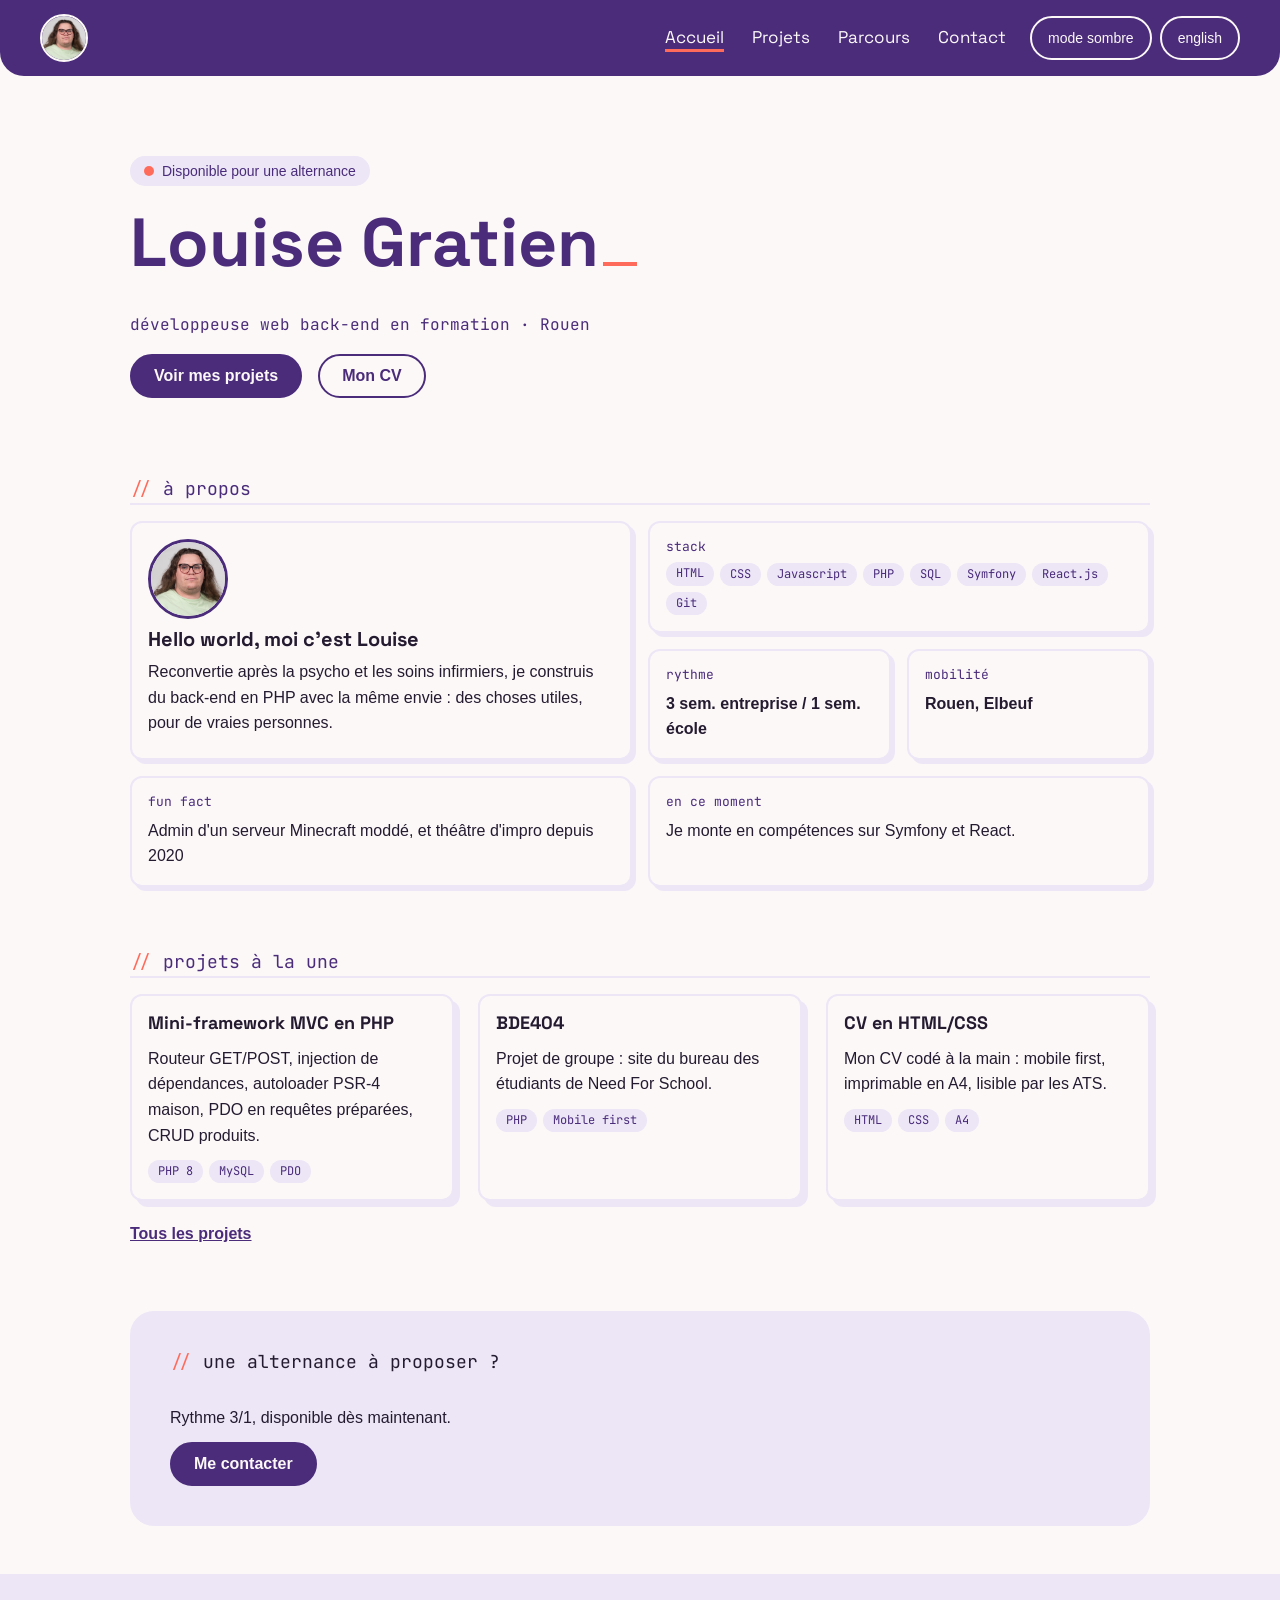
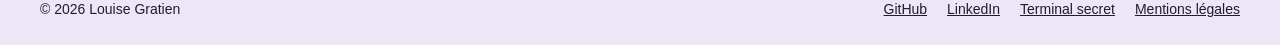
<file: index.html>
<!DOCTYPE html>
<html lang="fr">
<head>
    <meta charset="UTF-8">
    <title data-trad="titre-index">Louise Gratien – Développeuse web</title>
    <meta name="viewport" content="width=device-width, initial-scale=1.0">
    <script src="javascript/head.js"></script>
    <link rel="stylesheet" href="css/style.css">
    <link rel="preconnect" href="https://fonts.googleapis.com">
    <link rel="preconnect" href="https://fonts.gstatic.com" crossorigin>
    <link href="https://fonts.googleapis.com/css2?family=JetBrains+Mono&family=Space+Grotesk:wght@500;700&display=swap" rel="stylesheet">
    <meta name="description" content="Portfolio de Louise Gratien, développeuse web en formation à Rouen, à la recherche d'une alternance.">
</head>
<body>
<header>
    <a href="index.html">
        <img src="image/logotete.jpg" alt="Louise Gratien, accueil" data-trad-alt="alt-logo">
    </a>
    <button type="button" class="burger" aria-label="Ouvrir le menu" aria-expanded="false" aria-controls="menu" data-trad-label="menu-ouvrir">
        <span></span>
        <span></span>
        <span></span>
    </button>
    <nav aria-label="Navigation principale" data-trad-label="label-nav">
        <ul id="menu">
            <li>
                <a href="index.html" aria-current="page" data-trad="nav-accueil">Accueil</a>
            </li>
            <li>
                <a href="pages/projets.html" data-trad="nav-projets">Projets</a>
            </li>
            <li>
                <a href="pages/parcours.html" data-trad="nav-parcours">Parcours</a>
            </li>
            <li>
                <a href="pages/contact.html">Contact</a>
            </li>
        </ul>
    </nav>
    <div class="mode">
        <button id="theme" type="button" data-trad="theme-sombre">
            mode sombre
        </button>
        <button id="langue" type="button" lang="en">
            english
        </button>
    </div>
</header>
<main>
    <section id="hero">
        <p class="badge" data-trad="index-badge">Disponible pour une alternance</p>
        <h1>Louise Gratien</h1>
        <p class="typing" data-trad="index-typing">développeuse web back-end en formation · Rouen</p>
        <a href="pages/projets.html" data-trad="index-voir-projets">Voir mes projets</a>
        <a href="https://louisegratien-ai.github.io/cv/" data-trad="commun-mon-cv">Mon CV</a>
    </section>
    <section id="pres">
        <h2 data-trad="index-apropos">À propos</h2>
        <div class="bento">
            <div class="case apparition">
                <img src="image/logotete.jpg" alt="Photo de Louise Gratien" data-trad-alt="alt-photo">
                <h3 data-trad="index-hello">Hello world, moi c'est Louise</h3>
                <p data-trad="index-presentation">Reconvertie après la psycho et les soins infirmiers, je construis du back-end en PHP avec la même
                    envie : des choses utiles, pour de vraies personnes.</p>
            </div>
            <div class="case apparition">
                <h3>Stack</h3>
                <ul class="tags">
                    <li class="pastille">HTML</li>
                    <li class="pastille">CSS</li>
                    <li class="pastille">Javascript</li>
                    <li class="pastille">PHP</li>
                    <li class="pastille">SQL</li>
                    <li class="pastille">Symfony</li>
                    <li class="pastille">React.js</li>
                    <li class="pastille">Git</li>
                </ul>
            </div>
            <div class="case apparition">
                <h3 data-trad="index-rythme">Rythme</h3>
                <p><strong data-trad="index-rythme-texte">3 sem. entreprise / 1 sem. école</strong></p>
            </div>
            <div class="case apparition">
                <h3 data-trad="commun-mobilite">Mobilité</h3>
                <p><strong>Rouen, Elbeuf</strong></p>
            </div>
            <div class="case apparition">
                <h3>Fun fact</h3>
                <p data-trad="index-funfact-texte">Admin d'un serveur Minecraft moddé, et théâtre d'impro depuis 2020</p>
            </div>
            <div class="case apparition">
                <h3 data-trad="index-en-ce-moment">En ce moment</h3>
                <p data-trad="index-en-ce-moment-texte">Je monte en compétences sur Symfony et React.</p>
            </div>
        </div>
    </section>
    <section id="projets">
        <h2 data-trad="index-projets-une">Projets à la une</h2>
        <div class="cards">
            <article class="card apparition">
                <h3><a href="https://github.com/louisegratien-ai/mvc-php-produit" data-trad="commun-mvc-titre">Mini-framework MVC en PHP</a></h3>
                <p data-trad="index-mvc-texte">Routeur GET/POST, injection de dépendances, autoloader PSR-4 maison, PDO en requêtes préparées, CRUD
                    produits.</p>
                <ul class="tags">
                    <li class="pastille">PHP 8</li>
                    <li class="pastille">MySQL</li>
                    <li class="pastille">PDO</li>
                </ul>
            </article>
            <article class="card apparition">
                <h3><a href="https://github.com/SAGNIERTheo/ERROR404">BDE404</a></h3>
                <p data-trad="index-bde-texte">Projet de groupe : site du bureau des étudiants de Need For School.</p>
                <ul class="tags">
                    <li class="pastille">PHP</li>
                    <li class="pastille">Mobile first</li>
                </ul>
            </article>
            <article class="card apparition">
                <h3><a href="https://github.com/louisegratien-ai/cv" data-trad="commun-cv-titre">CV en HTML/CSS</a></h3>
                <p data-trad="index-cv-texte">Mon CV codé à la main : mobile first, imprimable en A4, lisible par les ATS.</p>
                <ul class="tags">
                    <li class="pastille">HTML</li>
                    <li class="pastille">CSS</li>
                    <li class="pastille">A4</li>
                </ul>
            </article>
        </div>
        <a href="pages/projets.html" data-trad="index-tous-projets">Tous les projets</a>
    </section>
    <section id="contact">
        <h2 data-trad="index-cta-titre">Une alternance à proposer ?</h2>
        <p data-trad="index-cta-texte">Rythme 3/1, disponible dès maintenant.</p>
        <a href="pages/contact.html" data-trad="index-cta-lien">Me contacter</a>
    </section>
</main>
<footer>
    <p>© 2026 Louise Gratien</p>
    <ul>
        <li><a href="https://github.com/louisegratien-ai">GitHub</a></li>
        <li><a href="https://www.linkedin.com/in/louise-gratien">LinkedIn</a></li>
        <li><button type="button" class="terminal" data-trad="footer-terminal">Terminal secret</button></li>
        <li><a href="pages/mentions-legales.html" data-trad="footer-mentions">Mentions légales</a></li>
    </ul>
</footer>
<script src="javascript/traductions.js"></script>
<script src="javascript/script.js" ></script>
</body>


</html>
</file>
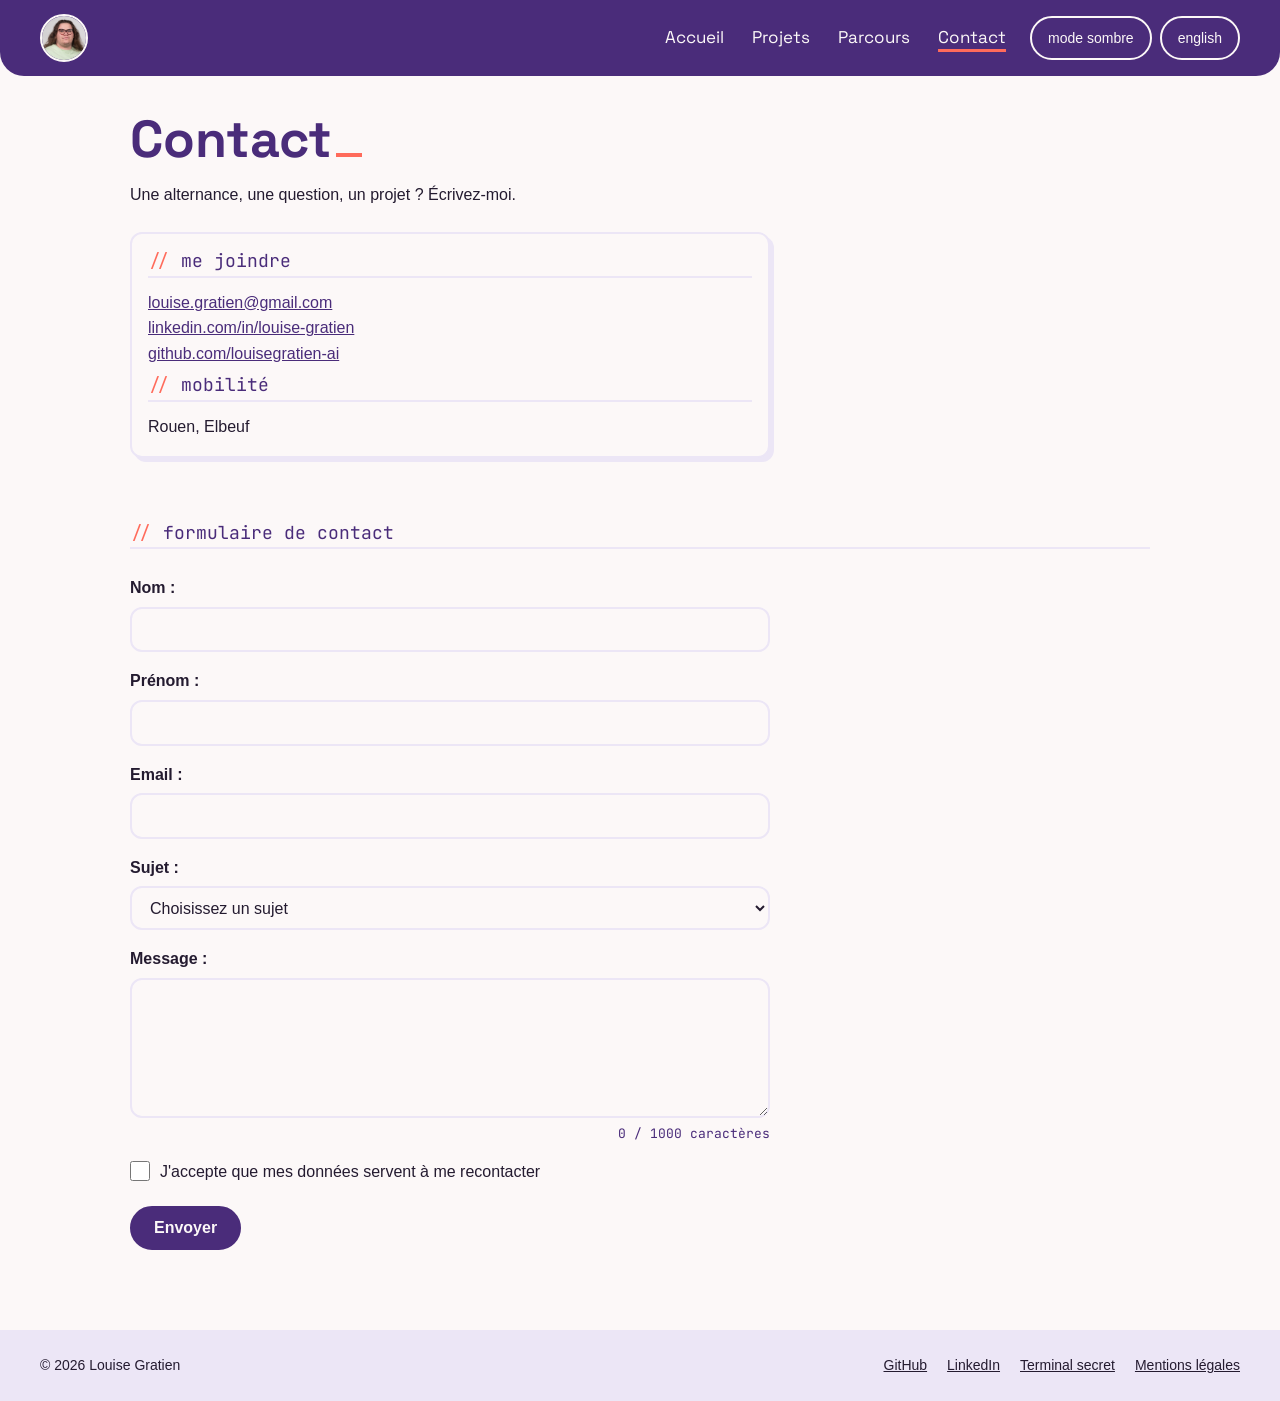
<file: pages/contact.html>
<!DOCTYPE html>
<html lang="fr">
<head>
    <meta charset="UTF-8">
    <title>Contact – Louise Gratien</title>
    <meta name="viewport" content="width=device-width, initial-scale=1.0">
    <script src="../javascript/head.js"></script>
    <link rel="stylesheet" href="../css/style.css">
    <link rel="preconnect" href="https://fonts.googleapis.com">
    <link rel="preconnect" href="https://fonts.gstatic.com" crossorigin>
    <link href="https://fonts.googleapis.com/css2?family=JetBrains+Mono&family=Space+Grotesk:wght@500;700&display=swap" rel="stylesheet">
    <meta name="description" content="Contacter Louise Gratien pour une alternance en développement web à Rouen ou Elbeuf.">
</head>
<body>
<header>
    <a href="../index.html">
        <img src="../image/logotete.jpg" alt="Louise Gratien, accueil" data-trad-alt="alt-logo">
    </a>
    <button type="button" class="burger" aria-label="Ouvrir le menu" aria-expanded="false" aria-controls="menu" data-trad-label="menu-ouvrir">
        <span></span>
        <span></span>
        <span></span>
    </button>
    <nav aria-label="Navigation principale" data-trad-label="label-nav">
        <ul id="menu">
            <li>
                <a href="../index.html" data-trad="nav-accueil">Accueil</a>
            </li>
            <li>
                <a href="projets.html" data-trad="nav-projets">Projets</a>
            </li>
            <li>
                <a href="parcours.html" data-trad="nav-parcours">Parcours</a>
            </li>
            <li>
                <a href="contact.html" aria-current="page">Contact</a>
            </li>
        </ul>
    </nav>
    <div class="mode">
        <button id="theme" type="button" data-trad="theme-sombre">
            mode sombre
        </button>
        <button id="langue" type="button" lang="en">
            english
        </button>
    </div>
</header>
<main>
    <section id="contact-link">
        <h1>Contact</h1>
        <p data-trad="contact-intro">Une alternance, une question, un projet ? Écrivez-moi.</p>
        <div class="case">
            <h2 data-trad="contact-joindre">Me joindre</h2>
            <ul>
                <li><a href="mailto:louise.gratien@gmail.com">louise.gratien@gmail.com</a></li>
                <li><a href="https://www.linkedin.com/in/louise-gratien">linkedin.com/in/louise-gratien</a></li>
                <li><a href="https://github.com/louisegratien-ai">github.com/louisegratien-ai</a></li>
            </ul>
            <h2 data-trad="commun-mobilite">Mobilité</h2>
            <p>Rouen, Elbeuf</p>
        </div>
    </section>
    <section id="form">
        <h2 data-trad="contact-formulaire">Formulaire de contact</h2>
        <form action="https://api.web3forms.com/submit" method="POST">
            <input type="hidden" name="access_key" value="5bd1227d-4efe-4cea-b9b5-b3d443372e32">
            <input type="hidden" name="from_name" value="portfolio Louise Gratien">
            <input type="checkbox" name="botcheck" class="botcheck">
            <label for="nom" data-trad="contact-nom">Nom :</label>
            <input type="text" id="nom" name="nom" required>
            <label for="prenom" data-trad="contact-prenom">Prénom :</label>
            <input type="text" id="prenom" name="prenom" required>
            <label for="mail" data-trad="contact-email">Email :</label>
            <input type="email" id="mail" name="email" required>
            <label for="sujet" data-trad="contact-sujet">Sujet :</label>
            <select id="sujet" name="subject" required>
                <option value="" data-trad="contact-choisir">Choisissez un sujet</option>
                <option value="Offre d'alternance" data-trad="contact-offre">Offre d'alternance</option>
                <option value="Question">Question</option>
                <option value="Demande de site" data-trad="contact-demande-site">Demande de site</option>
            </select>
            <label for="message" data-trad="contact-message">Message :</label>
            <textarea id="message" name="message" minlength="10" maxlength="1000" aria-describedby="compteur" required></textarea>
            <p id="compteur">0 / 1000 caractères</p>
            <div class="check">
                <input type="checkbox" id="condition" required>
                <label for="condition" data-trad="contact-accord">J'accepte que mes données servent à me recontacter</label>
            </div>
            <button class="bouton" data-trad="contact-envoyer">Envoyer</button>
        </form>
    </section>
</main>
<footer>
    <p>© 2026 Louise Gratien</p>
    <ul>
        <li><a href="https://github.com/louisegratien-ai">GitHub</a></li>
        <li><a href="https://www.linkedin.com/in/louise-gratien">LinkedIn</a></li>
        <li><button type="button" class="terminal" data-trad="footer-terminal">Terminal secret</button></li>
        <li><a href="mentions-legales.html" data-trad="footer-mentions">Mentions légales</a></li>
    </ul>
</footer>
<script src="../javascript/traductions.js"></script>
<script src="../javascript/script.js" ></script>
</body>


</html>
</file>
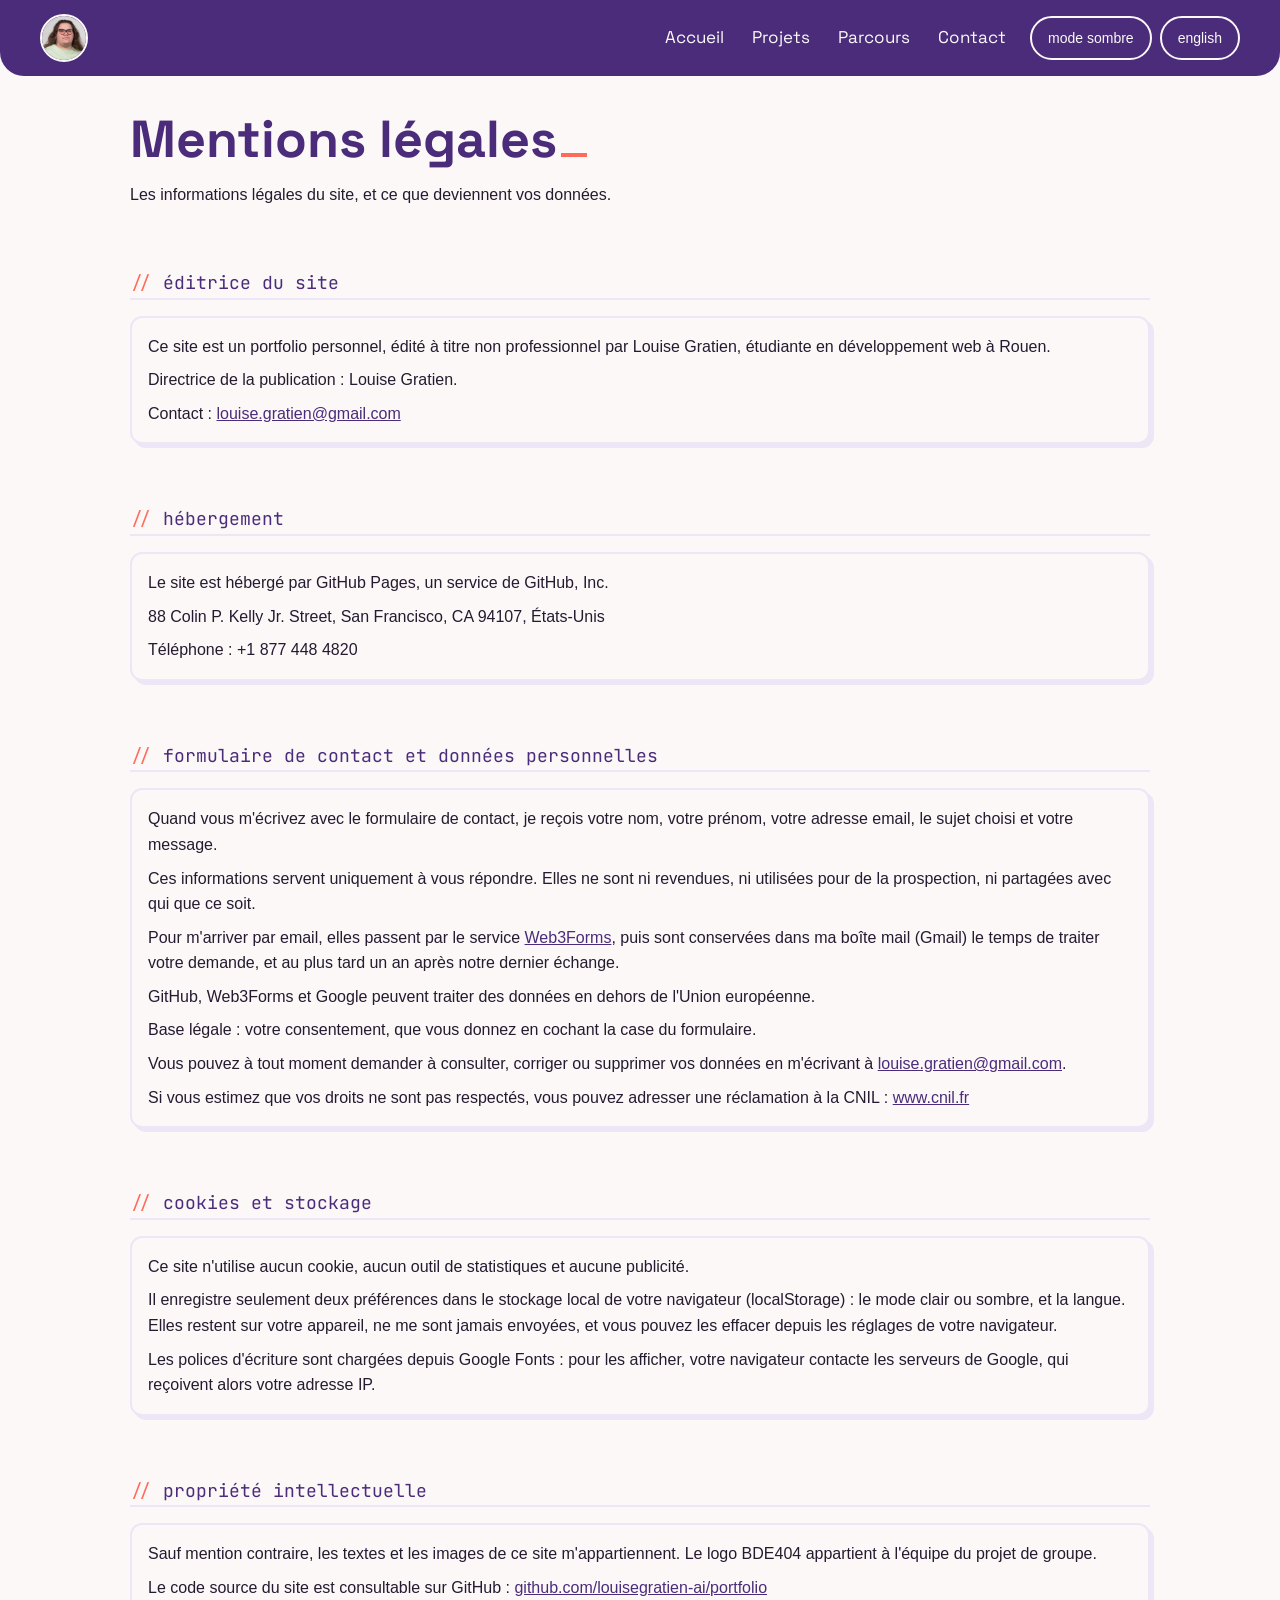
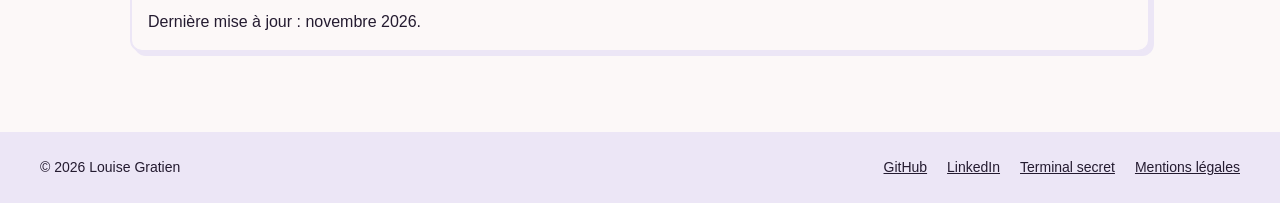
<file: pages/mentions-legales.html>
<!DOCTYPE html>
<html lang="fr">
<head>
    <meta charset="UTF-8">
    <title data-trad="titre-mentions">Mentions légales – Louise Gratien</title>
    <meta name="viewport" content="width=device-width, initial-scale=1.0">
    <script src="../javascript/head.js"></script>
    <link rel="stylesheet" href="../css/style.css">
    <link rel="preconnect" href="https://fonts.googleapis.com">
    <link rel="preconnect" href="https://fonts.gstatic.com" crossorigin>
    <link href="https://fonts.googleapis.com/css2?family=JetBrains+Mono&family=Space+Grotesk:wght@500;700&display=swap" rel="stylesheet">
    <meta name="description" content="Mentions légales et données personnelles du portfolio de Louise Gratien.">
</head>
<body>
<header>
    <a href="../index.html">
        <img src="../image/logotete.jpg" alt="Louise Gratien, accueil" data-trad-alt="alt-logo">
    </a>
    <button type="button" class="burger" aria-label="Ouvrir le menu" aria-expanded="false" aria-controls="menu" data-trad-label="menu-ouvrir">
        <span></span>
        <span></span>
        <span></span>
    </button>
    <nav aria-label="Navigation principale" data-trad-label="label-nav">
        <ul id="menu">
            <li>
                <a href="../index.html" data-trad="nav-accueil">Accueil</a>
            </li>
            <li>
                <a href="projets.html" data-trad="nav-projets">Projets</a>
            </li>
            <li>
                <a href="parcours.html" data-trad="nav-parcours">Parcours</a>
            </li>
            <li>
                <a href="contact.html">Contact</a>
            </li>
        </ul>
    </nav>
    <div class="mode">
        <button id="theme" type="button" data-trad="theme-sombre">
            mode sombre
        </button>
        <button id="langue" type="button" lang="en">
            english
        </button>
    </div>
</header>
<main>
    <section id="mentions">
        <h1 data-trad="ml-titre">Mentions légales</h1>
        <p data-trad="ml-intro">Les informations légales du site, et ce que deviennent vos données.</p>
    </section>
    <section class="mention">
        <h2 data-trad="ml-editrice">Éditrice du site</h2>
        <div class="case">
            <p data-trad="ml-editrice-texte">Ce site est un portfolio personnel, édité à titre non professionnel par Louise Gratien, étudiante en développement web à Rouen.</p>
            <p data-trad="ml-directrice">Directrice de la publication : Louise Gratien.</p>
            <p><span data-trad="ml-contact">Contact :</span> <a href="mailto:louise.gratien@gmail.com">louise.gratien@gmail.com</a></p>
        </div>
    </section>
    <section class="mention">
        <h2 data-trad="ml-hebergement">Hébergement</h2>
        <div class="case">
            <p data-trad="ml-hebergement-texte">Le site est hébergé par GitHub Pages, un service de GitHub, Inc.</p>
            <p>88 Colin P. Kelly Jr. Street, San Francisco, CA 94107, <span data-trad="ml-etats-unis">États-Unis</span></p>
            <p><span data-trad="ml-telephone">Téléphone :</span> +1 877 448 4820</p>
        </div>
    </section>
    <section class="mention">
        <h2 data-trad="ml-donnees">Formulaire de contact et données personnelles</h2>
        <div class="case">
            <p data-trad="ml-donnees-recues">Quand vous m'écrivez avec le formulaire de contact, je reçois votre nom, votre prénom, votre adresse email, le sujet choisi et votre message.</p>
            <p data-trad="ml-donnees-usage">Ces informations servent uniquement à vous répondre. Elles ne sont ni revendues, ni utilisées pour de la prospection, ni partagées avec qui que ce soit.</p>
            <p><span data-trad="ml-donnees-trajet">Pour m'arriver par email, elles passent par le service</span> <a href="https://web3forms.com">Web3Forms</a><span data-trad="ml-donnees-conservation">, puis sont conservées dans ma boîte mail (Gmail) le temps de traiter votre demande, et au plus tard un an après notre dernier échange.</span></p>
            <p data-trad="ml-hors-ue">GitHub, Web3Forms et Google peuvent traiter des données en dehors de l'Union européenne.</p>
            <p data-trad="ml-base-legale">Base légale : votre consentement, que vous donnez en cochant la case du formulaire.</p>
            <p><span data-trad="ml-droits">Vous pouvez à tout moment demander à consulter, corriger ou supprimer vos données en m'écrivant à</span> <a href="mailto:louise.gratien@gmail.com">louise.gratien@gmail.com</a>.</p>
            <p><span data-trad="ml-cnil">Si vous estimez que vos droits ne sont pas respectés, vous pouvez adresser une réclamation à la CNIL :</span> <a href="https://www.cnil.fr">www.cnil.fr</a></p>
        </div>
    </section>
    <section class="mention">
        <h2 data-trad="ml-cookies">Cookies et stockage</h2>
        <div class="case">
            <p data-trad="ml-cookies-aucun">Ce site n'utilise aucun cookie, aucun outil de statistiques et aucune publicité.</p>
            <p data-trad="ml-stockage">Il enregistre seulement deux préférences dans le stockage local de votre navigateur (localStorage) : le mode clair ou sombre, et la langue. Elles restent sur votre appareil, ne me sont jamais envoyées, et vous pouvez les effacer depuis les réglages de votre navigateur.</p>
            <p data-trad="ml-polices">Les polices d'écriture sont chargées depuis Google Fonts : pour les afficher, votre navigateur contacte les serveurs de Google, qui reçoivent alors votre adresse IP.</p>
        </div>
    </section>
    <section class="mention">
        <h2 data-trad="ml-propriete">Propriété intellectuelle</h2>
        <div class="case">
            <p data-trad="ml-propriete-texte">Sauf mention contraire, les textes et les images de ce site m'appartiennent. Le logo BDE404 appartient à l'équipe du projet de groupe.</p>
            <p><span data-trad="ml-code">Le code source du site est consultable sur GitHub :</span> <a href="https://github.com/louisegratien-ai/portfolio">github.com/louisegratien-ai/portfolio</a></p>
            <p data-trad="ml-maj">Dernière mise à jour : novembre 2026.</p>
        </div>
    </section>
</main>
<footer>
    <p>© 2026 Louise Gratien</p>
    <ul>
        <li><a href="https://github.com/louisegratien-ai">GitHub</a></li>
        <li><a href="https://www.linkedin.com/in/louise-gratien">LinkedIn</a></li>
        <li><button type="button" class="terminal" data-trad="footer-terminal">Terminal secret</button></li>
        <li><a href="mentions-legales.html" aria-current="page" data-trad="footer-mentions">Mentions légales</a></li>
    </ul>
</footer>
<script src="../javascript/traductions.js"></script>
<script src="../javascript/script.js" ></script>
</body>


</html>
</file>
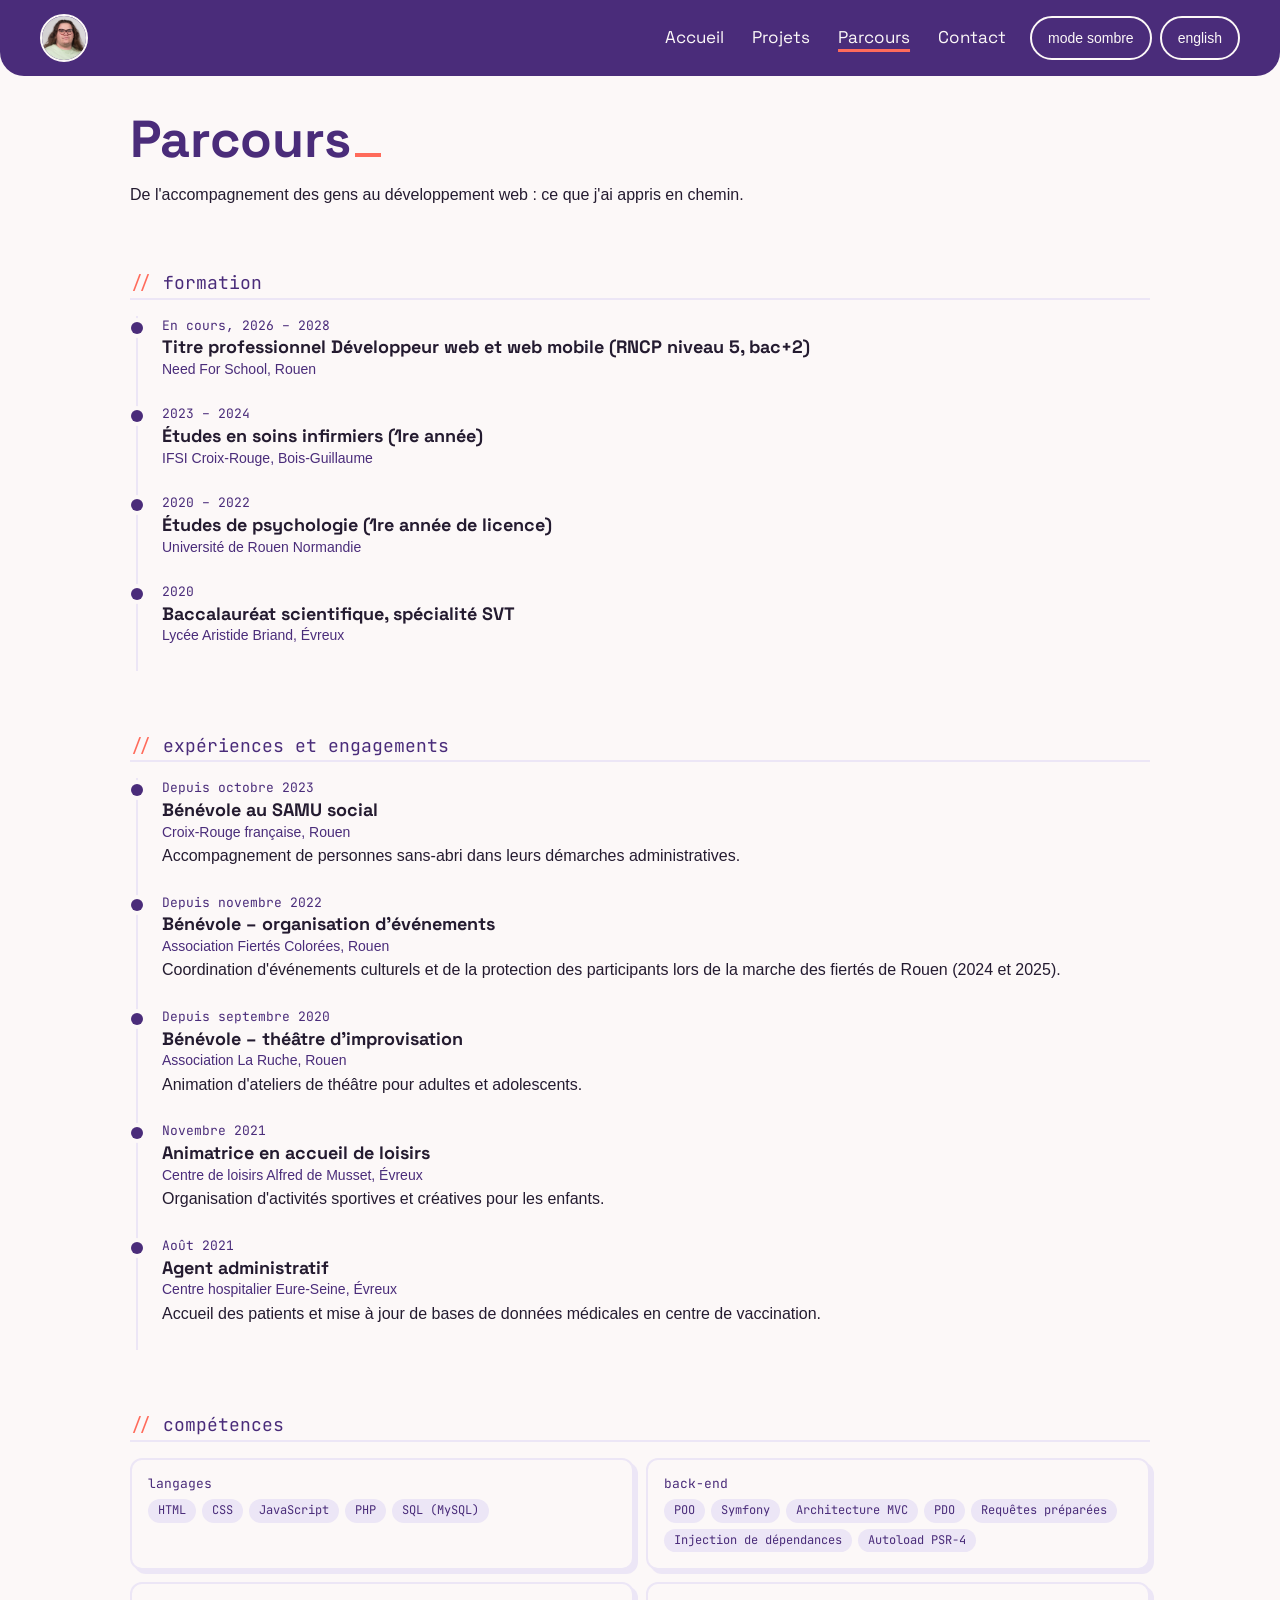
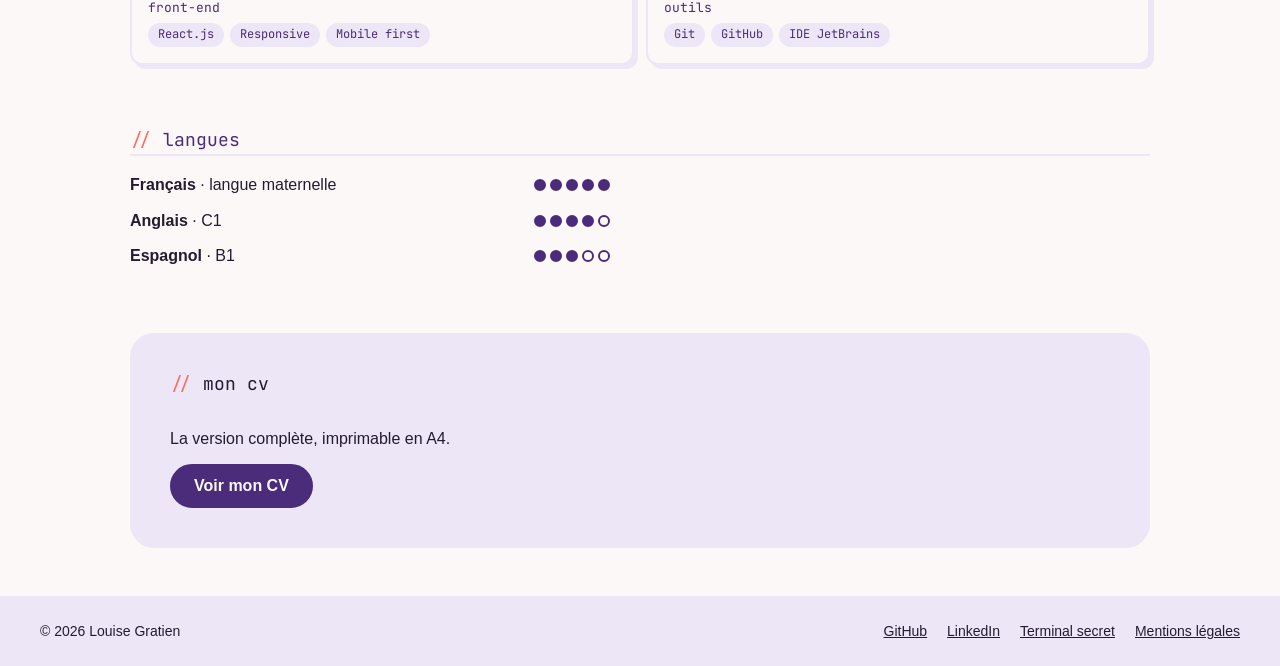
<file: pages/parcours.html>
<!DOCTYPE html>
<html lang="fr">
<head>
    <meta charset="UTF-8">
    <title data-trad="titre-parcours">Parcours – Louise Gratien</title>
    <meta name="viewport" content="width=device-width, initial-scale=1.0">
    <script src="../javascript/head.js"></script>
    <link rel="stylesheet" href="../css/style.css">
    <link rel="preconnect" href="https://fonts.googleapis.com">
    <link rel="preconnect" href="https://fonts.gstatic.com" crossorigin>
    <link href="https://fonts.googleapis.com/css2?family=JetBrains+Mono&family=Space+Grotesk:wght@500;700&display=swap" rel="stylesheet">
    <meta name="description" content="Le parcours de Louise Gratien, de la psychologie au développement web, ses compétences et ses langues.">
</head>
<body>
<header>
    <a href="../index.html">
        <img src="../image/logotete.jpg" alt="Louise Gratien, accueil" data-trad-alt="alt-logo">
    </a>
    <button type="button" class="burger" aria-label="Ouvrir le menu" aria-expanded="false" aria-controls="menu" data-trad-label="menu-ouvrir">
        <span></span>
        <span></span>
        <span></span>
    </button>
    <nav aria-label="Navigation principale" data-trad-label="label-nav">
        <ul id="menu">
            <li>
                <a href="../index.html" data-trad="nav-accueil">Accueil</a>
            </li>
            <li>
                <a href="projets.html" data-trad="nav-projets">Projets</a>
            </li>
            <li>
                <a href="parcours.html" aria-current="page" data-trad="nav-parcours">Parcours</a>
            </li>
            <li>
                <a href="contact.html">Contact</a>
            </li>
        </ul>
    </nav>
    <div class="mode">
        <button id="theme" type="button" data-trad="theme-sombre">
            mode sombre
        </button>
        <button id="langue" type="button" lang="en">
            english
        </button>
    </div>
</header>
<main>
    <section id="intro">
        <h1 data-trad="nav-parcours">Parcours</h1>
        <p data-trad="parcours-intro">De l'accompagnement des gens au développement web : ce que j'ai appris en chemin.</p>
    </section>
    <section id="formation">
        <h2 data-trad="parcours-formation">Formation</h2>
        <ol class="frise">
            <li class="apparition">
                <p class="date" data-trad="parcours-titre-pro-date">En cours, 2026 – 2028</p>
                <h3 data-trad="parcours-titre-pro">Titre professionnel Développeur web et web mobile (RNCP niveau 5, bac+2)</h3>
                <p class="lieu">Need For School, Rouen</p>
            </li>
            <li class="apparition">
                <p class="date">2023 – 2024</p>
                <h3 data-trad="parcours-ifsi-titre">Études en soins infirmiers (1re année)</h3>
                <p class="lieu" data-trad="parcours-ifsi-lieu">IFSI Croix-Rouge, Bois-Guillaume</p>
            </li>
            <li class="apparition">
                <p class="date">2020 – 2022</p>
                <h3 data-trad="parcours-psycho-titre">Études de psychologie (1re année de licence)</h3>
                <p class="lieu">Université de Rouen Normandie</p>
            </li>
            <li class="apparition">
                <p class="date">2020</p>
                <h3 data-trad="parcours-bac-titre">Baccalauréat scientifique, spécialité SVT</h3>
                <p class="lieu" data-trad="parcours-bac-lieu">Lycée Aristide Briand, Évreux</p>
            </li>
        </ol>
    </section>
    <section id="experiences">
        <h2 data-trad="parcours-experiences">Expériences et engagements</h2>
        <ol class="frise">
            <li class="apparition">
                <p class="date" data-trad="parcours-samu-date">Depuis octobre 2023</p>
                <h3 data-trad="parcours-samu-titre">Bénévole au SAMU social</h3>
                <p class="lieu" data-trad="parcours-samu-lieu">Croix-Rouge française, Rouen</p>
                <p data-trad="parcours-samu-texte">Accompagnement de personnes sans-abri dans leurs démarches administratives.</p>
            </li>
            <li class="apparition">
                <p class="date" data-trad="parcours-fiertes-date">Depuis novembre 2022</p>
                <h3 data-trad="parcours-fiertes-titre">Bénévole – organisation d'événements</h3>
                <p class="lieu" data-trad="parcours-fiertes-lieu">Association Fiertés Colorées, Rouen</p>
                <p data-trad="parcours-fiertes-texte">Coordination d'événements culturels et de la protection des participants lors de la marche des fiertés de Rouen (2024 et 2025).</p>
            </li>
            <li class="apparition">
                <p class="date" data-trad="parcours-impro-date">Depuis septembre 2020</p>
                <h3 data-trad="parcours-impro-titre">Bénévole – théâtre d'improvisation</h3>
                <p class="lieu" data-trad="parcours-impro-lieu">Association La Ruche, Rouen</p>
                <p data-trad="parcours-impro-texte">Animation d'ateliers de théâtre pour adultes et adolescents.</p>
            </li>
            <li class="apparition">
                <p class="date" data-trad="parcours-animatrice-date">Novembre 2021</p>
                <h3 data-trad="parcours-animatrice-titre">Animatrice en accueil de loisirs</h3>
                <p class="lieu" data-trad="parcours-animatrice-lieu">Centre de loisirs Alfred de Musset, Évreux</p>
                <p data-trad="parcours-animatrice-texte">Organisation d'activités sportives et créatives pour les enfants.</p>
            </li>
            <li class="apparition">
                <p class="date" data-trad="parcours-admin-date">Août 2021</p>
                <h3 data-trad="parcours-admin-titre">Agent administratif</h3>
                <p class="lieu" data-trad="parcours-admin-lieu">Centre hospitalier Eure-Seine, Évreux</p>
                <p data-trad="parcours-admin-texte">Accueil des patients et mise à jour de bases de données médicales en centre de vaccination.</p>
            </li>
        </ol>
    </section>
    <section id="competences">
        <h2 data-trad="parcours-competences">Compétences</h2>
        <div class="case apparition">
            <h3 data-trad="parcours-langages">Langages</h3>
            <ul class="tags">
                <li class="pastille">HTML</li>
                <li class="pastille">CSS</li>
                <li class="pastille">JavaScript</li>
                <li class="pastille">PHP</li>
                <li class="pastille">SQL (MySQL)</li>
            </ul>
        </div>
        <div class="case apparition">
            <h3>Back-end</h3>
            <ul class="tags">
                <li class="pastille" data-trad="commun-poo">POO</li>
                <li class="pastille">Symfony</li>
                <li class="pastille" data-trad="parcours-tag-mvc">Architecture MVC</li>
                <li class="pastille">PDO</li>
                <li class="pastille" data-trad="parcours-tag-requetes">Requêtes préparées</li>
                <li class="pastille" data-trad="parcours-tag-injection">Injection de dépendances</li>
                <li class="pastille" data-trad="parcours-tag-autoload">Autoload PSR-4</li>
            </ul>
        </div>
        <div class="case apparition">
            <h3>Front-end</h3>
            <ul class="tags">
                <li class="pastille">React.js</li>
                <li class="pastille">Responsive</li>
                <li class="pastille">Mobile first</li>
            </ul>
        </div>
        <div class="case apparition">
            <h3 data-trad="parcours-outils">Outils</h3>
            <ul class="tags">
                <li class="pastille">Git</li>
                <li class="pastille">GitHub</li>
                <li class="pastille" data-trad="parcours-tag-ide">IDE JetBrains</li>
            </ul>
        </div>
    </section>
    <section id="langues">
        <h2 data-trad="parcours-langues">Langues</h2>
        <ul>
            <li>
                <p><strong data-trad="parcours-francais">Français</strong> · <span data-trad="parcours-maternelle">langue maternelle</span></p>
                <p class="points" aria-hidden="true"><span class="point plein"></span><span class="point plein"></span><span class="point plein"></span><span class="point plein"></span><span class="point plein"></span></p>
            </li>
            <li>
                <p><strong data-trad="parcours-anglais">Anglais</strong> · C1</p>
                <p class="points" aria-hidden="true"><span class="point plein"></span><span class="point plein"></span><span class="point plein"></span><span class="point plein"></span><span class="point"></span></p>
            </li>
            <li>
                <p><strong data-trad="parcours-espagnol">Espagnol</strong> · B1</p>
                <p class="points" aria-hidden="true"><span class="point plein"></span><span class="point plein"></span><span class="point plein"></span><span class="point"></span><span class="point"></span></p>
            </li>
        </ul>
    </section>
    <section id="cv">
        <h2 data-trad="commun-mon-cv">Mon CV</h2>
        <p data-trad="parcours-cv-texte">La version complète, imprimable en A4.</p>
        <a href="https://louisegratien-ai.github.io/cv/" class="bouton" data-trad="parcours-voir-cv">Voir mon CV</a>
    </section>
</main>
<footer>
    <p>© 2026 Louise Gratien</p>
    <ul>
        <li><a href="https://github.com/louisegratien-ai">GitHub</a></li>
        <li><a href="https://www.linkedin.com/in/louise-gratien">LinkedIn</a></li>
        <li><button type="button" class="terminal" data-trad="footer-terminal">Terminal secret</button></li>
        <li><a href="mentions-legales.html" data-trad="footer-mentions">Mentions légales</a></li>
    </ul>
</footer>
<script src="../javascript/traductions.js"></script>
<script src="../javascript/script.js"></script>
</body>


</html>
</file>
<file: css/style.css>
/*
initialisation
 */
:root{
    /* noir et blanc */
    --noir : #241b30;
    --blanc : #fcf8f8;
    /* les 3 couleurs */
    --style : #4a2c7a;   /* violet */
    --deco : #ff6b5b;    /* corail : déco uniquement, jamais pour du texte sur fond clair */
    --clair : #ece6f6;   /* lavande */
    /* les polices */
    --title: "Space Grotesk", sans-serif;
    --code: "JetBrains Mono", monospace;
    --font: "Segoe UI", sans-serif;
}

/* mode sombre : classe posée sur <html> par head.js et script.js
   les couleurs sont inversées : --blanc devient foncé et --noir devient clair */
.sombre {
    --blanc : #1a1325;
    --noir : #ede7f6;
    --style : #c3a9f0;
    --clair : #2d2140;
    color-scheme: dark;
}

/* version anglaise : page cachée le temps que script.js la traduise (classe posée par head.js) */
.traduction-en-cours body{
    visibility: hidden;
}

/* reset : plus de marges par défaut du navigateur, et box-sizing pour que padding et bordure restent dans la largeur */
* {
    margin: 0;
    padding: 0;
    box-sizing: border-box;
    /*outline: 1px solid red;*/
}

/* défilement doux quand on clique sur un lien vers une ancre */
html{
    scroll-behavior: smooth;
}

/* toutes les couleurs passent par les variables : c'est ce qui permet au mode sombre de tout changer d'un coup */
body{
    background: var(--blanc);
    color: var(--noir);
    font-family: var(--font);
    font-size: 16px;
    line-height: 1.6;
}

h1, h2, h3 {
    font-family: var(--title);
    line-height: 1.2;
}

/* pas de puces : les listes servent à la structure (menu, pastilles, frise), le style est fait à la main */
ul, ol{
    list-style: none;
}

/* une image ne dépasse jamais de son conteneur */
img{
    display: block;
    max-width: 100%;
}

a{
    color: var(--style);
}

/* les champs et les boutons prennent la police et la couleur du site (le navigateur leur en met d'autres par défaut) */
button, input, select, textarea{
    font: inherit;
    color: inherit;
}

/* contour bien visible pour la navigation au clavier (seulement au clavier, pas au clic) */
:focus-visible{
    outline: 3px solid var(--deco);
    outline-offset: 3px;
}

/* caché à l'écran mais toujours lu par les lecteurs d'écran */
.hide{
    position: absolute;
    width: 1px;
    height: 1px;
    overflow: hidden;
    clip: rect(0 0 0 0);
    white-space: nowrap;
}

/*
fin initialisation

debut header
 */

/* bandeau violet qui reste collé en haut pendant le scroll */
header{
    position: sticky;
    top: 0;
    z-index: 10;
    display: flex;
    flex-wrap: wrap;
    align-items: center;
    gap: 12px;
    padding: 12px 20px;
    background: var(--style);
    color: var(--blanc);
    border-radius: 0 0 24px 24px;
}

/* photo ronde, recadrée sans être déformée (object-fit) */
header img{
    width: 48px;
    height: 48px;
    border-radius: 50%;
    object-fit: cover;
    border: 2px solid var(--blanc);
}

/* burger : caché sans JS (le menu reste alors affiché), visible seulement avec la classe js */
.burger{
    display: none;
}

/* 44px : taille minimum confortable pour un doigt */
.js .burger{
    display: flex;
    flex-direction: column;
    justify-content: center;
    align-items: center;
    gap: 5px;
    height: 44px;
    width: 44px;
    margin-left: auto;
    background: transparent;
    cursor: pointer;
    border: none;
}

/* les 3 barres du burger */
.js .burger span{
    display: block;
    width: 26px;
    height: 3px;
    background: var(--blanc);
    border-radius: 20px;
    transition: transform 0.3s, opacity 0.3s;
}

/* menu fermé : on cache la nav et les boutons qui suivent le burger (~) */
.js .burger[aria-expanded="false"] ~ nav, .js .burger[aria-expanded="false"] ~ .mode{
    display: none;
}

/* menu ouvert : les 3 barres forment une croix (8px = hauteur d'une barre + gap) */
.js .burger[aria-expanded="true"] span:nth-child(1){
    transform: translateY(8px) rotate(45deg);
}

.js .burger[aria-expanded="true"] span:nth-child(2){
    opacity: 0;
}

.js .burger[aria-expanded="true"] span:nth-child(3){
    transform: translateY(-8px) rotate(-45deg);
}

/* sur mobile, la nav passe à la ligne sous le logo et prend toute la largeur */
header nav{
    flex-basis: 100%;
}

header nav ul{
    display: flex;
    flex-direction: column;
    gap: 4px;
}

header nav a{
    display: block;
    padding: 8px 0;
    color: var(--blanc);
    font-family: var(--title);
    font-size: 22px;
    text-decoration: none;
}

/* la page actuelle (aria-current) et le survol sont soulignés en corail */
header nav a[aria-current="page"], header nav a:hover {
    text-decoration: underline;
    text-decoration-color: var(--deco);
    text-decoration-thickness: 3px;
    text-underline-offset: 6px;
}

.mode{
    display: flex;
    gap: 8px;
    padding-bottom: 8px;
}

/* boutons mode sombre et langue, en pilule */
.mode button{
    min-height: 44px;
    padding: 0 16px;
    background: transparent;
    border: 2px solid var(--blanc);
    border-radius: 999px;
    color: var(--blanc);
    font-size: 14px;
    cursor: pointer;
    transition: background 0.3s, color 0.3s;
}

.mode button:hover{
    background: var(--blanc);
    color: var(--style);
}

/*
fin header

debut footer
 */

footer{
    display: flex;
    flex-direction: column;
    gap: 12px;
    margin-top: 48px;
    padding: 24px 20px;
    background: var(--clair);
    color: var(--noir);
    font-size: 14px;
}

footer ul{
    display: flex;
    flex-wrap: wrap;
    align-items: center;
    gap: 8px 20px;
}

footer a, .terminal{
    color: var(--noir);
}

/* le bouton du terminal secret ressemble aux liens du footer */
.terminal{
    padding: 0;
    background: none;
    border: none;
    text-decoration: underline;
    cursor: pointer;
}

/*
fin footer

debut commun
 */

/* contenu centré, 1100px maximum sur grand écran */
main{
    max-width: 1100px;
    margin: 0 auto;
    padding: 0 20px;
}

section{
    padding: 32px 0;
}

h1{
    color: var(--style);
    font-size: 40px;
}

/* curseur corail qui clignote après le titre, façon terminal */
h1::after{
    content: "";
    display: inline-block;
    width: 0.5em;
    height: 4px;
    margin-left: 4px;
    background: var(--deco);
    animation: blink 1s steps(1) infinite;
}

@keyframes blink {
    50%{
        opacity: 0;
    }
}

h1 + p{
    margin-top: 12px;
}

/* titres de section façon code : police mono, minuscules, précédés de « // » */
h2{
    margin-bottom: 16px;
    padding-bottom: 4px;
    border-bottom: 2px solid var(--clair);
    color: var(--style);
    font-family: var(--code);
    font-size: 18px;
    font-weight: 400;
    text-transform: lowercase;
}

h2::before{
    content: "// ";
    color: var(--deco);
}

h3{
    font-size: 18px;
}

/* boutons pilule, 44px de haut minimum pour le doigt */
.bouton, #hero a, #contact a{
    display: inline-flex;
    align-items: center;
    justify-content: center;
    min-height: 44px;
    padding: 0 22px;
    background: var(--style);
    border: 2px solid var(--style);
    border-radius: 999px;
    color: var(--blanc);
    font-weight: 600;
    text-decoration: none;
    cursor: pointer;
    transition: background 0.3s, border-color 0.3s, color 0.3s;
}

/* au survol, fond corail : en mode clair le texte --noir est bien lisible, en mode sombre --noir devient clair et le contraste est trop faible (à corriger) */
.bouton:hover, #hero a:hover, #contact a:hover{
    background: var(--deco);
    border-color: var(--deco);
    color: var(--noir);
}

/* étiquette « disponible » avec un point corail qui pulse */
.badge{
    display: inline-flex;
    align-items: center;
    gap: 8px;
    padding: 4px 14px;
    background: var(--clair);
    border-radius: 999px;
    color: var(--style);
    font-size: 14px;
}

.badge::before{
    content: "";
    width: 10px;
    height: 10px;
    background: var(--deco);
    border-radius: 50%;
    animation: pulse 2s infinite;
}

@keyframes pulse {
    50%{
        transform: scale(1.4);
        opacity: 0.5;
    }
}

/* liste de pastilles qui passe à la ligne quand il n'y a plus de place */
.tags{
    display: flex;
    flex-wrap: wrap;
    gap: 6px;
}

.pastille{
    padding: 2px 10px;
    background: var(--clair);
    border-radius: 999px;
    color: var(--style);
    font-family: var(--code);
    font-size: 12px;
}

/* carte du bento, avec l'ombre décalée façon Devlog */
.case{
    display: flex;
    flex-direction: column;
    gap: 8px;
    padding: 16px;
    background: var(--blanc);
    border: 2px solid var(--clair);
    border-radius: 12px;
    box-shadow: 4px 4px 0 var(--clair);
}

.case h3{
    color: var(--style);
    font-family: var(--code);
    font-size: 13px;
    font-weight: 400;
    text-transform: lowercase;
}

/* apparitions au scroll : invisibles au départ (seulement avec JS), script.js ajoute la classe visible
   transform et pas translate : translate sert déjà au survol des cartes */
.js .apparition{
    opacity: 0;
}

@keyframes apparition {
    from{
        opacity: 0;
        transform: translateY(24px);
    }
    to{
        opacity: 1;
        transform: none;
    }
}

.js .apparition.visible{
    animation: apparition 0.6s ease-out forwards;
}

/*
fin commun

debut accueil
 */

/* le haut de l'accueil : badge, nom, phrase et boutons */
#hero{
    display: flex;
    flex-direction: column;
    align-items: flex-start;
    gap: 16px;
    padding: 48px 0 32px;
}

#hero h1{
    font-size: 44px;
}

.typing{
    color: var(--style);
    font-family: var(--code);
}

/* le 2e bouton (Mon CV) est en contour, pour que le 1er reste le bouton principal */
#hero a + a{
    background: transparent;
    border-color: var(--style);
    color: var(--style);
}

/* grille bento : 2 colonnes sur mobile, 4 sur ordi */
.bento{
    display: grid;
    grid-template-columns: repeat(2, minmax(0, 1fr));
    gap: 12px;
}

/* sur mobile, les cases 1, 2, 5 et 6 prennent toute la largeur */
.bento .case:nth-child(1), .bento .case:nth-child(2), .bento .case:nth-child(5), .bento .case:nth-child(6){
    grid-column: span 2;
}

.bento .case:first-child img{
    width: 80px;
    height: 80px;
    border: 3px solid var(--style);
    border-radius: 50%;
    object-fit: cover;
}

.bento .case:first-child h3{
    color: var(--noir);
    font-family: var(--title);
    font-size: 20px;
    font-weight: 700;
    text-transform: none;
}

#projets > a{
    display: inline-block;
    margin-top: 20px;
    font-weight: 600;
}

/* encadré lavande d'appel à l'action (accueil et parcours) */
#contact, #cv{
    display: flex;
    flex-direction: column;
    align-items: flex-start;
    gap: 12px;
    margin: 32px 0;
    padding: 32px 24px;
    background: var(--clair);
    border-radius: 24px;
}

#contact h2, #cv h2{
    border: none;
    color: var(--noir);
}

/*
fin accueil

debut projets
 */

/* 1 colonne sur mobile, 2 ou 3 sur ordi (voir version ordinateur) */
.cards{
    display: grid;
    grid-template-columns: 1fr;
    gap: 20px;
    margin-top: 16px;
}

.card{
    display: flex;
    flex-direction: column;
    gap: 12px;
    padding: 16px;
    background: var(--blanc);
    border: 2px solid var(--clair);
    border-radius: 12px;
    box-shadow: 6px 6px 0 var(--clair);
    transition: translate 0.3s, box-shadow 0.3s;
}

/* la carte se soulève au survol : translate, et pas transform qui sert aux apparitions */
.card:hover{
    translate: -3px -3px;
    box-shadow: 9px 9px 0 var(--clair);
}

/* fond lavande : il sert d'emplacement tant que la capture d'écran n'est pas là */
.card img{
    width: 100%;
    height: 160px;
    background: var(--clair);
    border-radius: 8px;
    object-fit: cover;
}

/* captures d'écran : le contenu important (le nom, le titre) est à gauche, donc on garde le côté gauche quand l'image est recadrée */
.card img.capture{
    object-position: left top;
}

.card h2{
    border: none;
    padding: 0;
    margin: 0;
    color: var(--noir);
    font-family: var(--title);
    font-size: 22px;
    font-weight: 700;
    text-transform: none;
}

/* pas de « // » sur les titres des cartes */
.card h2::before{
    content: none;
}

.card h3 a{
    color: var(--noir);
    text-decoration: none;
}

.card h3 a:hover{
    text-decoration: underline;
    text-decoration-color: var(--deco);
}

.card .badge{
    align-self: flex-start;
}

/* margin-top auto : les liens restent en bas de la carte, même si les textes n'ont pas la même longueur */
.liens{
    display: flex;
    flex-wrap: wrap;
    gap: 8px 16px;
    margin-top: auto;
}

.liens a{
    font-weight: 600;
}

/*
fin projets

debut parcours
 */

/* frise chronologique : la ligne verticale est la bordure gauche de la liste */
.frise{
    margin-left: 6px;
    border-left: 2px solid var(--clair);
}

.frise li{
    position: relative;
    padding: 0 0 24px 24px;
}

/* le point de chaque étape, posé sur la ligne ; l'ombre couleur du fond le détache de la ligne */
.frise li::before{
    content: "";
    position: absolute;
    left: -7px;
    top: 6px;
    width: 12px;
    height: 12px;
    background: var(--style);
    border-radius: 50%;
    box-shadow: 0 0 0 4px var(--blanc);
}

.date{
    color: var(--style);
    font-family: var(--code);
    font-size: 13px;
}

.lieu{
    color: var(--style);
    font-size: 14px;
}

#competences{
    display: grid;
    gap: 12px;
}

#competences h2{
    margin-bottom: 4px;
}

#langues ul{
    display: flex;
    flex-direction: column;
    gap: 10px;
    max-width: 480px;
}

#langues li{
    display: flex;
    justify-content: space-between;
    align-items: center;
    gap: 16px;
}

.points{
    display: flex;
    gap: 4px;
}

/* niveau de langue en 5 points, .plein pour les points remplis */
.point{
    width: 12px;
    height: 12px;
    border: 2px solid var(--style);
    border-radius: 50%;
}

.plein{
    background: var(--style);
}

/*
fin parcours

debut contact
 */

#contact-link .case{
    max-width: 640px;
    margin-top: 24px;
}

#contact-link .case h2{
    margin-bottom: 4px;
}

#contact-link .case p + h2{
    margin-top: 12px;
}

/* formulaire en colonne, 640px maximum pour rester lisible */
form{
    display: flex;
    flex-direction: column;
    gap: 6px;
    max-width: 640px;
}

form label{
    margin-top: 10px;
    font-weight: 600;
}

/* anti-spam Web3Forms : caché pour tout le monde, lecteurs d'écran compris (donc pas la classe .hide) */
form .botcheck{
    display: none;
}

input, select, textarea{
    width: 100%;
    min-height: 44px;
    padding: 8px 14px;
    background: var(--blanc);
    border: 2px solid var(--clair);
    border-radius: 12px;
}

input:focus, select:focus, textarea:focus{
    border-color: var(--style);
}

/* bordure corail seulement une fois que la personne a touché au champ, pas dès l'arrivée sur la page */
input:user-invalid, select:user-invalid, textarea:user-invalid{
    border-color: var(--deco);
}

/* le message peut être agrandi en hauteur seulement */
textarea{
    min-height: 140px;
    resize: vertical;
}

#compteur{
    align-self: flex-end;
    color: var(--style);
    font-family: var(--code);
    font-size: 13px;
}

.check{
    display: flex;
    align-items: center;
    gap: 10px;
    margin-top: 8px;
}

/* case à cocher agrandie, aux couleurs du site (accent-color) */
.check input{
    width: 20px;
    height: 20px;
    min-height: auto;
    accent-color: var(--style);
}

.check label{
    margin: 0;
    font-weight: 400;
}

form .bouton{
    align-self: flex-start;
    margin-top: 16px;
}

/*
fin contact

version ordinateur
 */

/* à partir de 768px : tablette et ordi (le reste du fichier est pensé mobile d'abord) */
@media (min-width: 768px){
    /* header sur une seule ligne : logo à gauche, menu et boutons à droite */
    header{
        flex-wrap: nowrap;
        gap: 24px;
        padding: 14px 40px;
    }

    header nav{
        flex-basis: auto;
        margin-left: auto;
    }

    header nav ul{
        flex-direction: row;
        gap: 28px;
    }

    header nav a{
        padding: 0;
        font-size: 17px;
    }

    .mode{
        padding-bottom: 0;
    }

    main{
        padding: 0 40px;
    }

    h1{
        font-size: 52px;
    }

    #hero{
        flex-direction: row;
        flex-wrap: wrap;
        padding: 80px 0 48px;
    }

    /* dans le hero, tout prend une ligne entière, sauf les deux boutons qui restent côte à côte */
    #hero > :not(a){
        flex-basis: 100%;
    }

    #hero .badge{
        flex-basis: auto;
    }

    #hero .badge + h1{
        margin-top: 0;
    }

    #hero h1{
        font-size: 68px;
    }

    .bento{
        grid-template-columns: repeat(4, minmax(0, 1fr));
        gap: 16px;
    }

    /* la case de présentation prend 2 lignes de haut */
    .bento .case:first-child{
        grid-row: span 2;
    }

    .cards{
        grid-template-columns: repeat(2, minmax(0, 1fr));
        gap: 24px;
    }

    /* 3 cartes sur l'accueil (projets à la une), 2 sur la page projets */
    #pres ~ #projets .cards{
        grid-template-columns: repeat(3, minmax(0, 1fr));
    }

    #competences{
        grid-template-columns: repeat(2, minmax(0, 1fr));
    }

    /* le titre prend toute la largeur, au-dessus des 2 colonnes */
    #competences h2{
        grid-column: 1 / -1;
    }

    #contact, #cv{
        padding: 40px;
    }

    footer{
        flex-direction: row;
        justify-content: space-between;
        align-items: center;
        padding: 24px 40px;
    }

    /* sur ordi : pas de burger et le menu toujours affiché
       mêmes sélecteurs qu'en mobile, sinon la règle mobile (plus spécifique) gagnerait */
    .js .burger{
        display: none;
    }

    .js .burger[aria-expanded="false"] ~ nav{
        display: block;
    }

    .js .burger[aria-expanded="false"] ~ .mode{
        display: flex;
    }
}

/*
fin version ordinateur

debut accessibilité
 */

/* moins d'animations pour les personnes qui l'ont demandé dans les réglages de leur appareil */
@media (prefers-reduced-motion: reduce) {
    .js .apparition{
        opacity: 1;
    }
    .js .apparition.visible{
        animation: none;
    }
}

/*
fin accessibilité
*/
</file>
